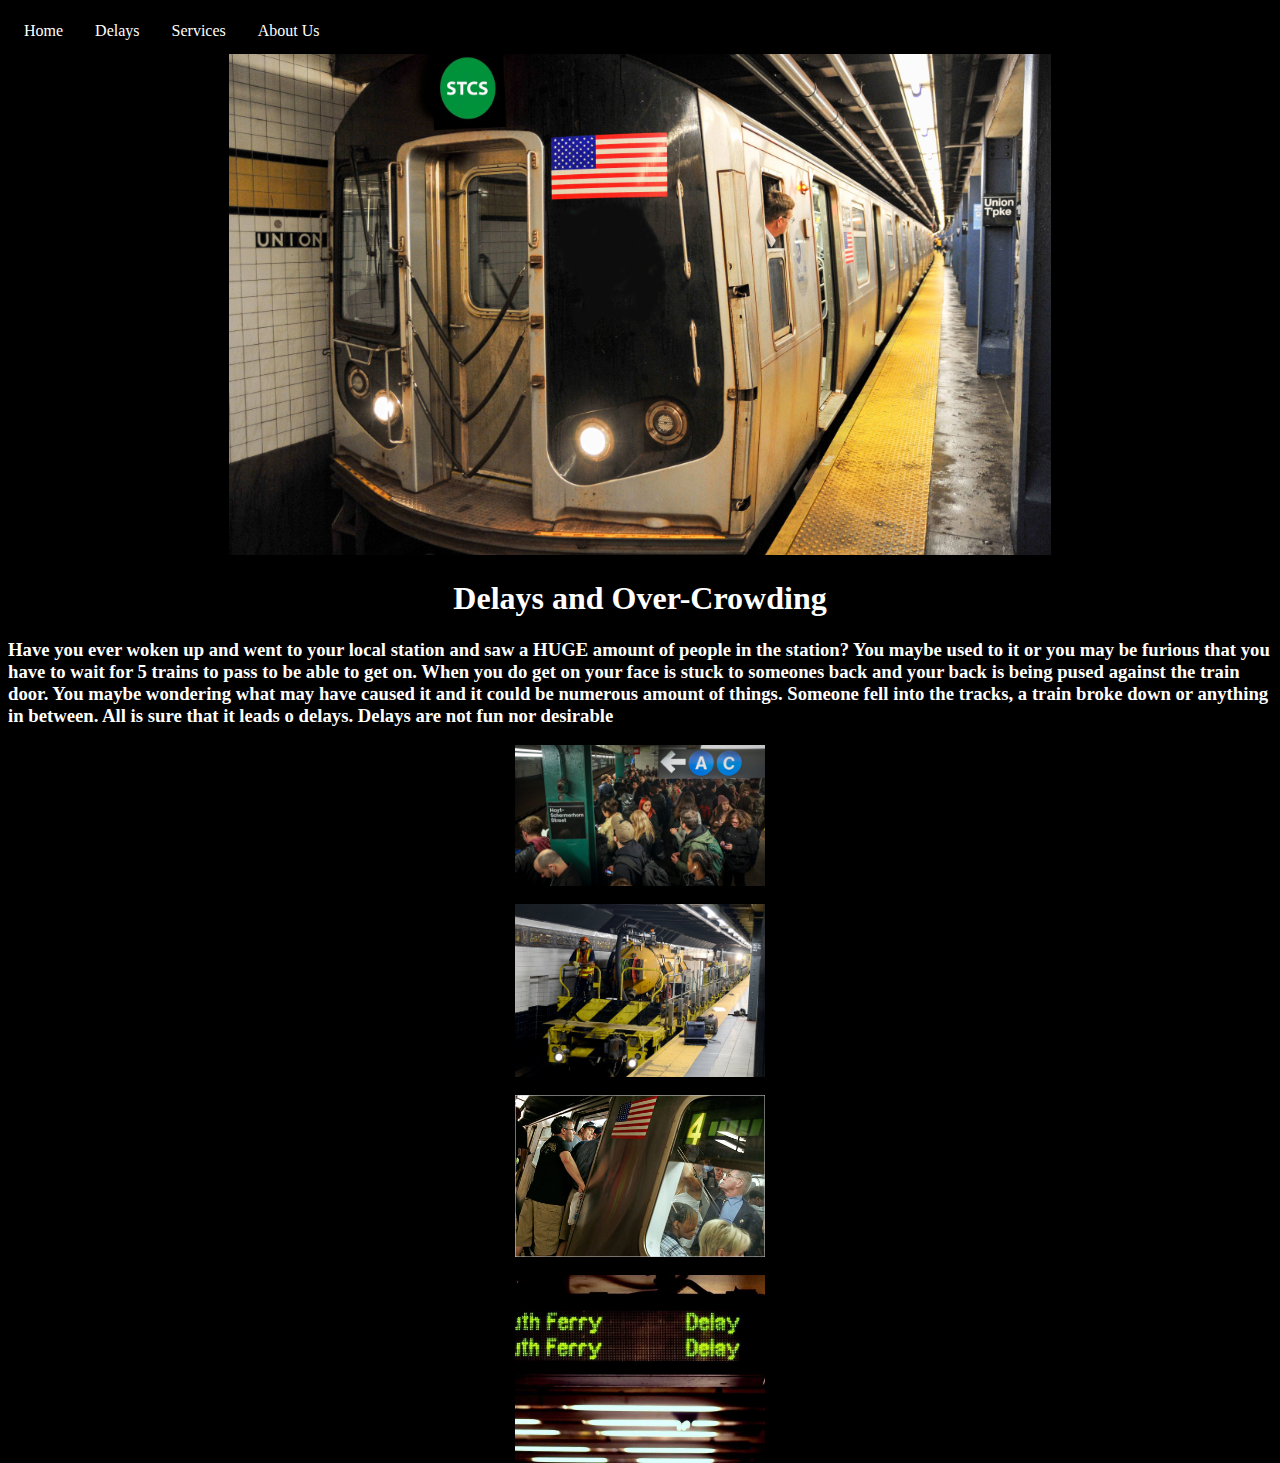
<file: index.html>
<!DOCTYPE html>
<html>
  <head>
    <meta charset="utf-8">
    <meta name="viewport" content="width=device-width">
    <title>STCS ~</title>
    <link href="style.css" rel="stylesheet" type="text/css">
  </head>
  <body>
<div class="taskbar">
<ul>
  <li><a href="#">Home</a></li>
  <li><a href="stcsPages/Infopage.html">Delays</a></li>
  <li><a href="stcsPages/buyademo.html">Services</a></li>
   <li class=""><a href="stcsPages/aboutus.html">About Us</a></li>
  </ul>
</div>
<center>
<img src="../Images/trainBackground.jpg" id="background">
</center>
<div>
 <center> <h1 class="demo"> Delays and Over-Crowding</h1> </center>
 <h3 class="demo"> Have you ever woken up and went to your local station and saw a HUGE amount of people in the station? You maybe used to it or you may be furious that you have to wait for 5 trains to pass to be able to get on. When you do get on your face is stuck to someones back and your back is being pused against the train door. You maybe wondering what may have caused it and it could be numerous amount of things. Someone fell into the tracks, a train broke down or anything in between. All is sure that it leads o delays. Delays are not fun nor desirable </h3>
 
   <!--
 <img class="textAnimate" width="315px" src="../Images/crowdedness.png" > &nbsp;&nbsp;&nbsp;&nbsp;&nbsp;&nbsp;&nbsp;&nbsp;&nbsp;&nbsp;&nbsp;&nbsp;&nbsp;&nbsp;&nbsp;&nbsp;&nbsp;&nbsp;&nbsp;
 <img class="textAnimate" width="315px" src="../Images/Delay.jpg" >
 &nbsp;&nbsp;&nbsp;&nbsp;&nbsp;&nbsp;&nbsp;&nbsp;&nbsp;&nbsp;&nbsp;&nbsp;&nbsp;&nbsp;&nbsp;&nbsp;&nbsp;&nbsp;&nbsp;
 <img class="textAnimate" width="315px" src="../Images/a1.jpg" >
 &nbsp;&nbsp;&nbsp;&nbsp;&nbsp;&nbsp;&nbsp;&nbsp;&nbsp;&nbsp;&nbsp;&nbsp;&nbsp;&nbsp;&nbsp;&nbsp;&nbsp;&nbsp;&nbsp;
 <img class="textAnimate" width="315px" src="../Images/de.jpeg" >
-->
<center>
<div class="container">
  <img src="../Images/crowdedness.png" alt="Avatar" class="image">
  <div class="overlay">
    <div class="text">Let's</div>
  </div>
</div>
&nbsp;&nbsp;&nbsp;&nbsp;&nbsp;&nbsp;&nbsp;&nbsp;&nbsp;&nbsp;&nbsp;&nbsp;&nbsp;&nbsp;&nbsp;&nbsp;&nbsp;&nbsp;&nbsp;
<div class="container">
  <img src="../Images/Delay.jpg" alt="Avatar" class="image">
  <div class="overlay">
    <div class="text">Make</div>
  </div>
</div>
&nbsp;&nbsp;&nbsp;&nbsp;&nbsp;&nbsp;&nbsp;&nbsp;&nbsp;&nbsp;&nbsp;&nbsp;&nbsp;&nbsp;&nbsp;&nbsp;&nbsp;&nbsp;&nbsp;
<div class="container">
  <img src="../Images/a1.jpg" alt="Avatar" class="image">
  <div class="overlay">
    <div class="text">Better</div>
  </div>
</div>
&nbsp;&nbsp;&nbsp;&nbsp;&nbsp;&nbsp;&nbsp;&nbsp;&nbsp;&nbsp;&nbsp;&nbsp;&nbsp;&nbsp;&nbsp;&nbsp;&nbsp;&nbsp;&nbsp;
<div class="container">
  <img src="../Images/de.jpeg" alt="Avatar" class="image">
  <div class="overlay">
    <div class="text">Services</div>
  </div>
</div>

  </div>
    <script src="script.js"></script>
  </body>
  </center>
</html>
</file>
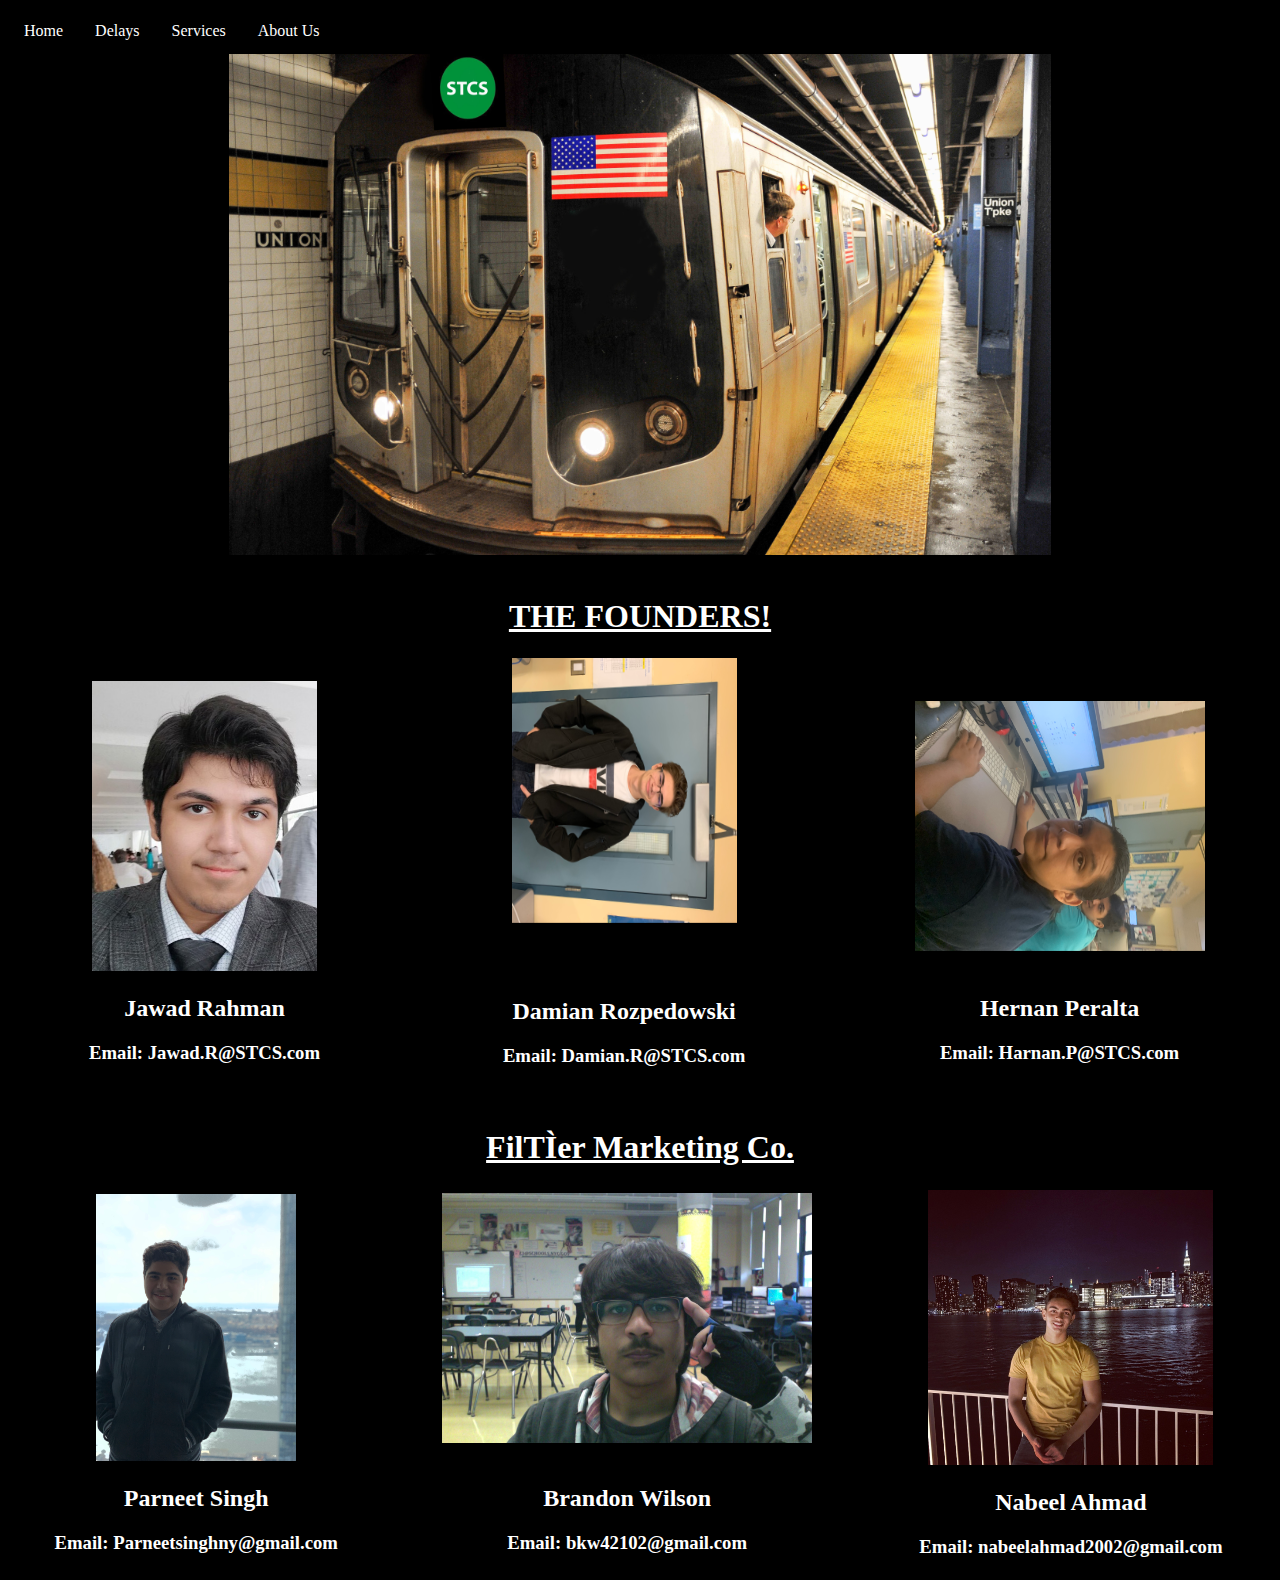
<file: stcsPages/aboutus.html>
<!DOCTYPE html>
<html>
  <head>
    <meta charset="utf-8">
    <meta name="viewport" content="width=device-width">
    <title>STCS ~ About us</title>
    <link href="../style.css" rel="stylesheet" type="text/css">
    </head>
    <body>
<div class="taskbar">
<ul>
  <li><a href="../">Home</a></li>
  <li><a href="Infopage.html">Delays</a></li>
  <li><a href="buyademo.html">Services</a></li>
  <li><a href="#">About Us</a></li>
  </ul>
</div>
<center>
<img src="../Images/trainBackground.jpg" id="background">

<br>
  
<br>
  <h1><u>THE FOUNDERS!</u></h1>
  <br>
		<table width=100%>
      <th>
			<img src="../Images/Jadwad.jpeg" height="290px" width="225px">
			<h2 class="mainPic"> Jawad Rahman </a></h2>
      <h3>Email: Jawad.R@STCS.com </a></h3>
      </th>
		
		
      <th>
			<img src="../Images/dam.jpeg" alt="selfpic" height="225px" width="265px" class="rotat">
      <br>
      <br>
      <br>
      <br>
      <br>
			<h2 class="mainPic">Damian Rozpedowski</a></h2>
      <h3>Email: Damian.R@STCS.com </a></h3>
      </th>
		
		
      <th>
			<img src="../Images/Harnan.jpeg" height="290px" width="250px" class="rotat">
    <br>
			<h2 class="mainPic">Hernan Peralta</a></h2>
       <h3>Email: Harnan.P@STCS.com</a></h3>
      </th>
    </table>
    <br>
     <h1><u>FilTÌer Marketing Co.</u></h1>
		<table width=100%>
      <th>
			<img src="../Images/Parneet.jpg" width="200px">
      <br>
			<h2 class="mainPic">Parneet Singh </a></h2>
       <h3>Email: Parneetsinghny@gmail.com</a></h3>
      </th>
		
		
      <th>
			<img src="../Images/Brandon.jpg" alt="selfpic" height="250px" width="370px"> 
      <br>
      <br>
			<h2 class="Bpic">Brandon Wilson</a></h2>
      <h3>Email: bkw42102@gmail.com</a></h3>
      </th>
		
		
      <th>
			<img src="../Images/Nabeel.jpg" height="275px" width="285px">
      <br>
			<h2 class="mainPic">Nabeel Ahmad </a></h2>
       <h3>Email: nabeelahmad2002@gmail.com </a></h3>
      </th>
    </table>


    </center>
</body>
</html>
</file>
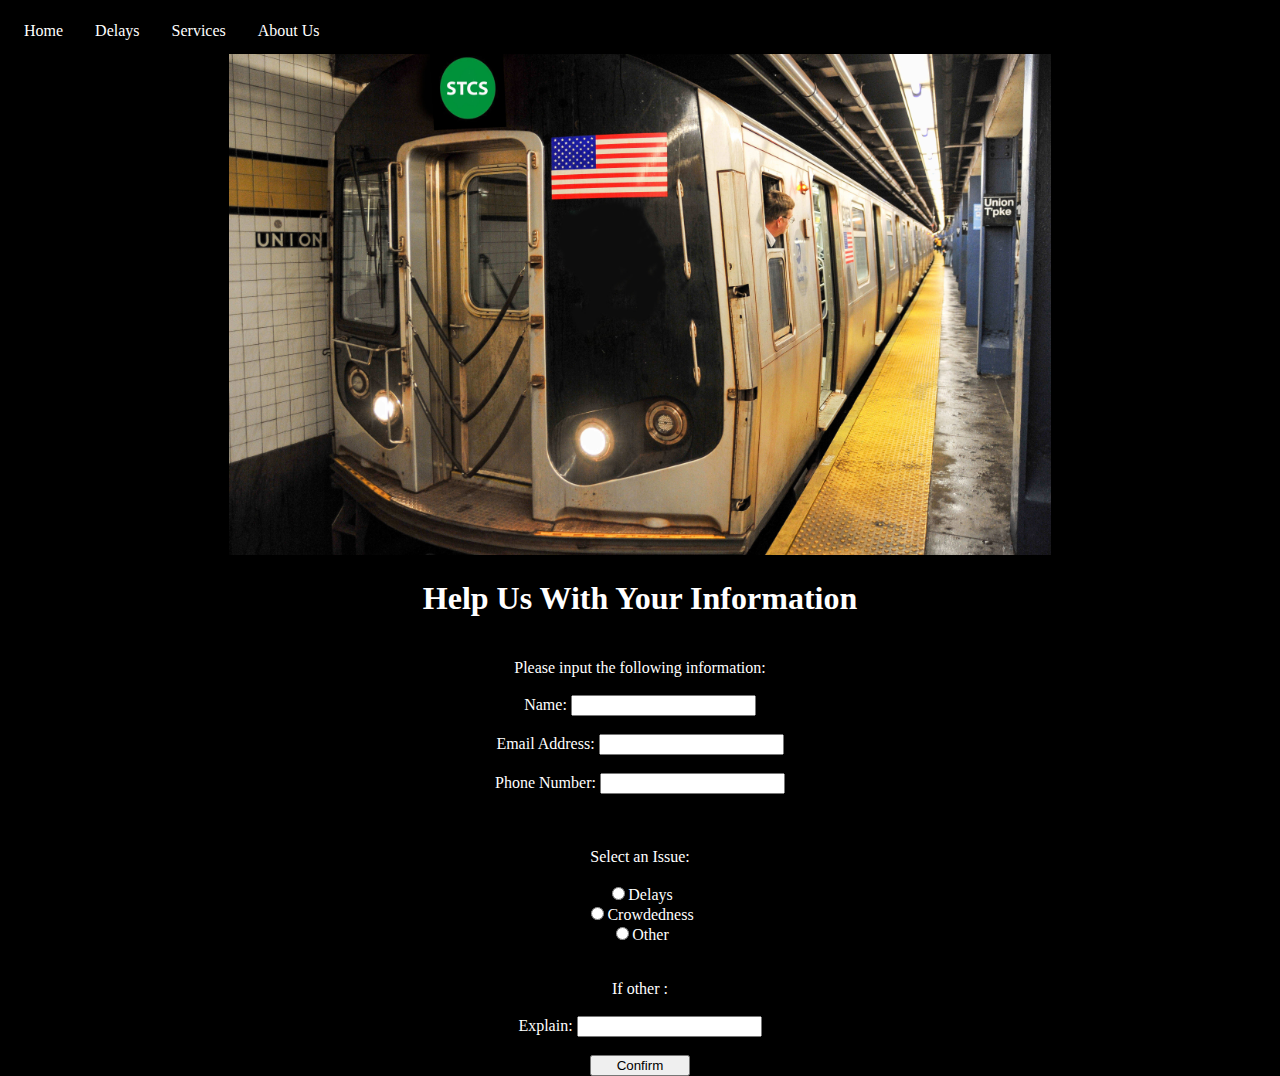
<file: stcsPages/buyademo.html>
<!doctype html>
<html>
<head>
<meta charset="UTF-8">
<title>STCS ~ Services</title>
	<link href="../style.css" rel="stylesheet" type="text/css">
</head>
<body>
<div class="taskbar">
<ul>
  <li><a href="../">Home</a></li>
  <li><a href="Infopage.html">Delays</a></li>
  <li><a href="#">Services</a></li>
   <li class=""><a href="aboutus.html">About Us</a></li>
  </ul>
</div>
<center>
<img src="../Images/trainBackground.jpg" id="background">
<div id="donationContent">
  <h1 class="demo"> Help Us With Your Information </h1>
<form name="forum" style=padding-top:20px>
  Please input the following information:<br><br>
	Name: <input class="textbox" type="text" name="name"> <br> <br>
	Email Address: <input class="textbox" type="text" name="email"> <br> <br>
	Phone Number: <input class="textbox" type="text" name="phone"> <br> <br>
<br> <br>
Select an Issue:<br><br>
<input class="demo" type="radio" name="amount" value="10$">Delays<br>
<input class="demo" type="radio" name="amount" value="100$">Crowdedness<br>
<input class="demo" type="radio" name="amount" value="1000$">Other<br>
<br> <br>
If other :<br><br>
  Explain: <input  class="textbox" type="text" name="cardNum"> <br> <br>
	<input class="button" type="button" value="Confirm" onclick="confirmInfo()" style=width:100px>
	<!-- 
	Document Values for the form.
	document.form.name.value
	document.form.email.value
	document.form.phone.value
	  -->
</form>
  </div>
	</center>		
<script type="text/javascript" src="../script.js"></script>  
</body>
</html>
</file>
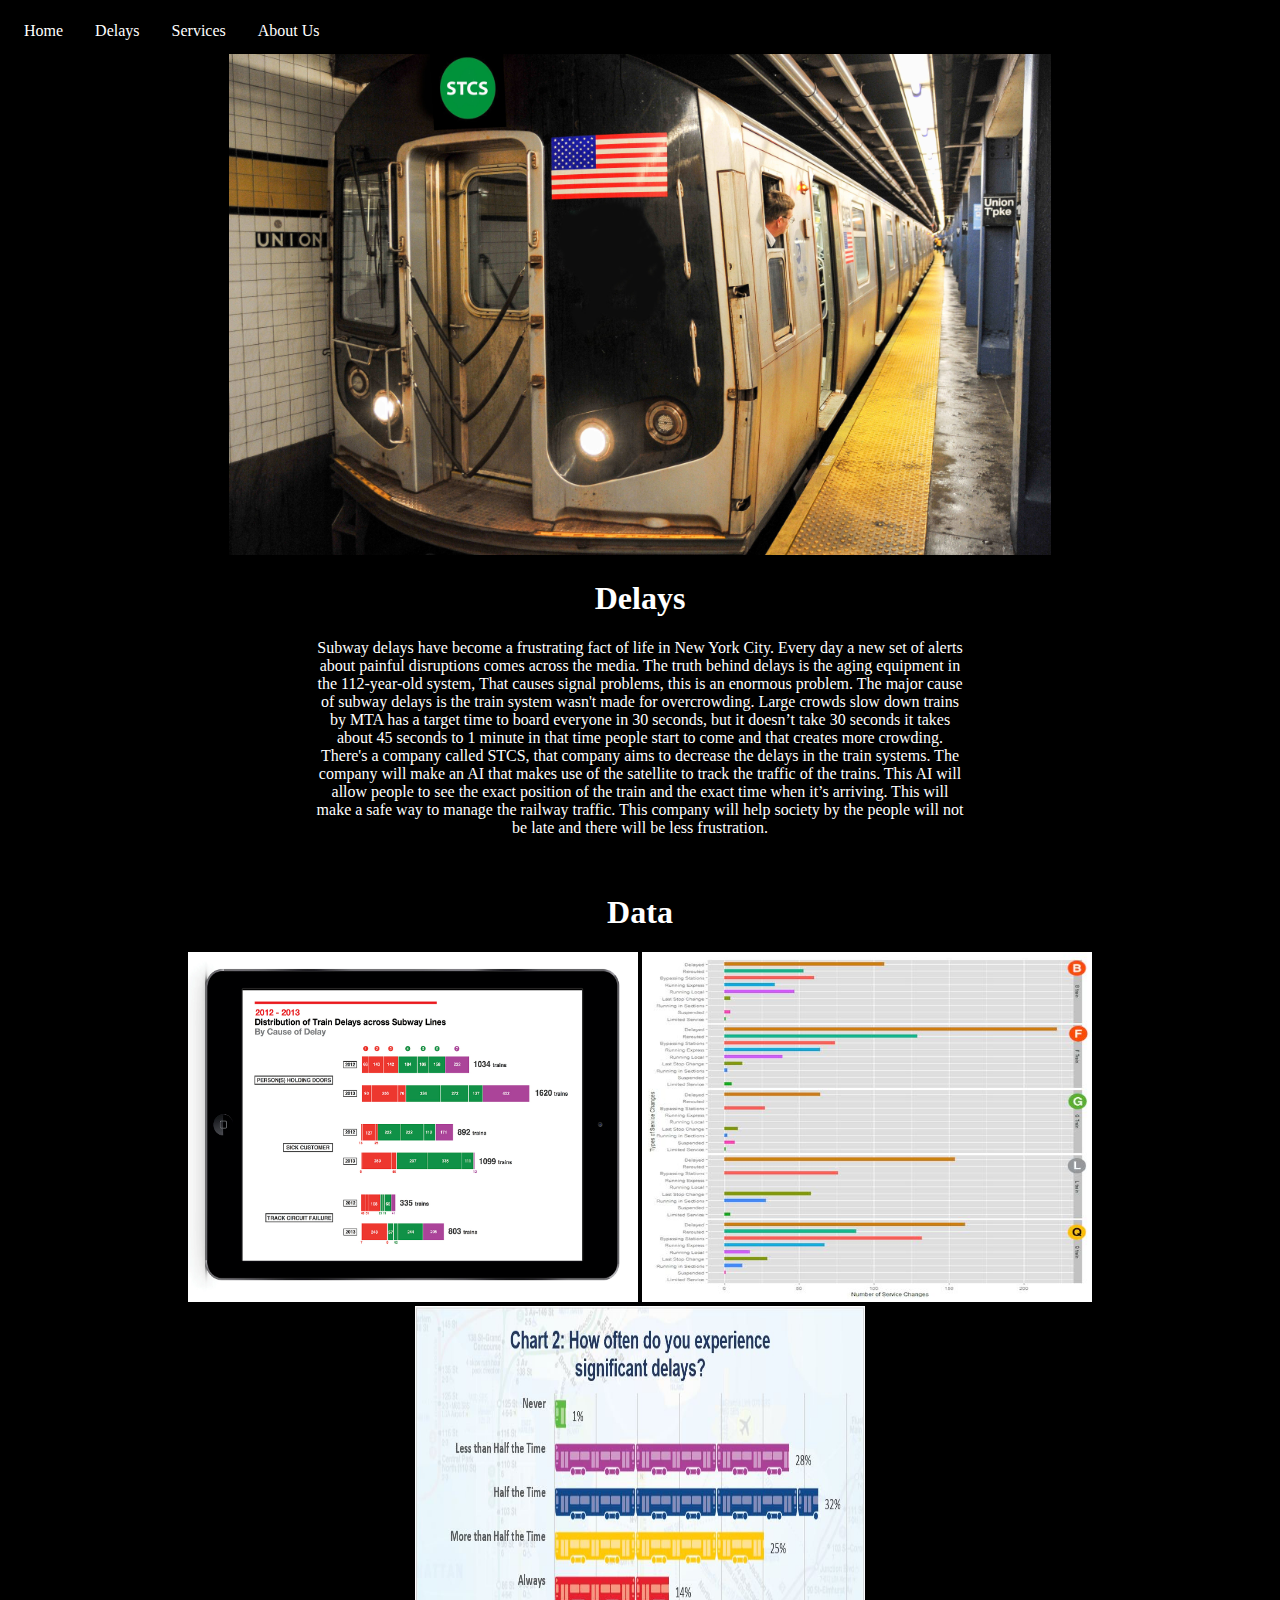
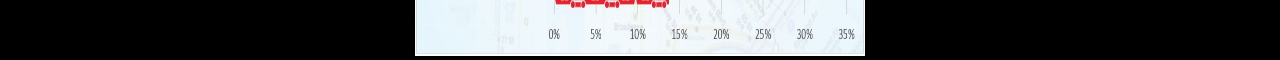
<file: stcsPages/Infopage.html>
<!DOCTYPE html>
<html>
  <head>
    <meta charset="utf-8">
    <meta name="viewport" content="width=device-width">
    <title>STCS ~ Info</title>
    <link href="../style.css" rel="stylesheet" type="text/css">
  </head>
  <body>
    <div class="taskbar">
<ul>
  <li><a href="../">Home</a></li>
  <li><a href="#">Delays</a></li>
  <li><a href="buyademo.html">Services</a></li>
   <li class=""><a href="aboutus.html">About Us</a></li>
  </ul>
</div>
<center>
<img src="../Images/trainBackground.jpg" id="background">
<br>
    <div class="p1">
<h1 style="color:white;">Delays</h1>
<p1 style="color:white;">
Subway delays have become a frustrating fact of life in New York City. Every day a new set of alerts about painful disruptions comes across the media. The truth behind delays is the aging equipment in the 112-year-old system, That causes signal problems, this is an enormous problem. The major cause of subway delays is the train system wasn't made for overcrowding. Large crowds slow down trains by MTA has a target time to board everyone in  30 seconds, but it doesn’t take 30 seconds it takes about 45 seconds to 1 minute in that time people start to come and that creates more crowding. There's a company called STCS, that company aims to decrease the delays in the train systems. The company will make an AI that makes use of the satellite to track the traffic of the trains. This AI will allow people to see the exact position of the train and the exact time when it’s arriving. This will make a safe way to manage the railway traffic. This company will help society by the people will not be late and there will be less frustration. 

</p1>
</div>
<br>
<br>

<center>
<h1 style="color:white;">
 Data
  </h1>
  <img src="../Images/trainsdelay.jpg" alt="Train data" height="350px" width="450px">

<img src="../Images/data2.jpg" alt="Train data" height="350px" width="450px">

<img src="../Images/mta_chart2.jpg" alt="Train data" height="350px" width="450px">
</center>

    <script src="../script.js"></script>
  </body>
</html>
</file>
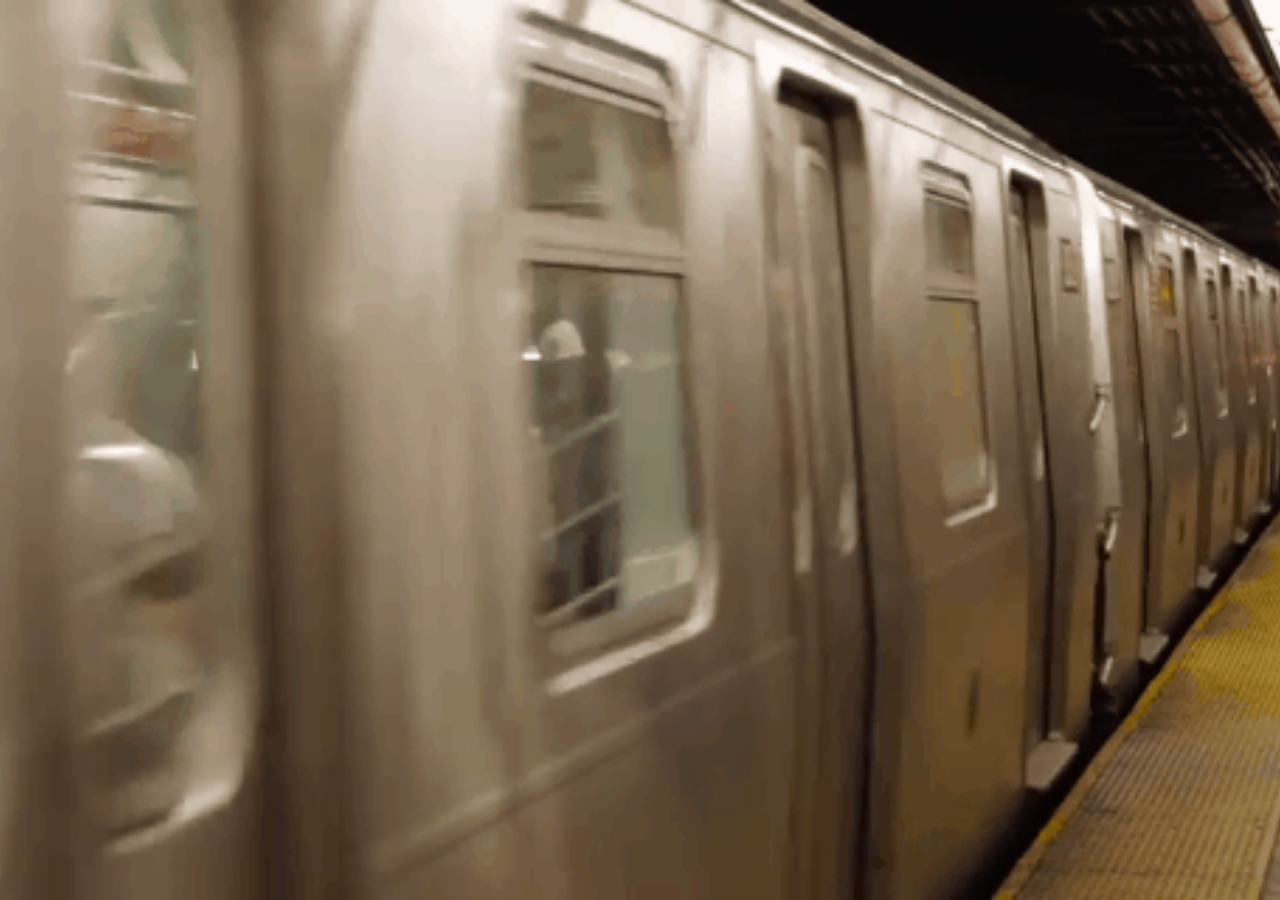
<file: stcsPages/loading.html>
<!DOCTYPE html>
<html>
  <head>
    <meta charset="utf-8">
    <meta name="viewport" content="width=device-width">
    <title>STCS ~ Loading</title>
    <style>
  html{
  margin:0;
  padding:0;
  background-image: url('../Images/train.gif');
  background-repeat: no-repeat;
  background-position: center;
  background-size: cover;
  height: 100%;
}  
      </style>
  </head>
  <body>

    <script src="../script.js"></script>
  </body>
</html>
</file>
<file: style.css>
/*   html{
  margin:0;
  padding:0;
  background-image: url('Images/BACKGROUNDDDDD.jpg');
  background-repeat: no-repeat;
  background-position: center;
  background-size: cover;
  height: 100%;
}  */
html, body{
  height: 100%;
  background-color: black;
  color: white;
}
.rotat{
  transform: rotate(90deg);
}
#background{
  margin:0;
  padding:0;
  background-image: url('Images/BACKGROUNDDDDD.jpg');
  background-repeat: no-repeat;
  background-position: center;
  background-size: auto;
  width: 65%;
}

.taskbar ul {
  text-align: center;
  list-style-type: none;
  margin: 0;
  padding: 0;
  overflow: hidden;
  background-color: black;
}

.taskbar{
position: fixed;
width: 100%;
}

.taskbar li {
  float: left;
}

.taskbar li a {
  display: block;
  color: white;
  text-align: center;
  padding: 14px 16px;
  text-decoration: none;
}

.taskbar li a:hover {
  background-color: red;
}
.p1{
width: 650px;
background-color:black;
  
}
.demo{
  color: white;  
}

.container {
  position: relative;
  width: 500px;;
}

.image {
  display: block;
  width: 50%;
  height: auto;
}

.overlay {
  position: absolute;
  top: 0;
  bottom: 0;
  left: 0;
  right: 0;
  height: 100%;
  width: 100%;
  opacity: 0;
  transition: .5s ease;
  background-color: #000000;
}

.container:hover .overlay {
  opacity: 1;
}

.text {
  color: white;
  font-size: 20px;
  position: absolute;
  top: 50%;
  left: 50%;
  -webkit-transform: translate(-50%, -50%);
  -ms-transform: translate(-50%, -50%);
  transform: translate(-50%, -50%);
  text-align: center;
}
</file>
